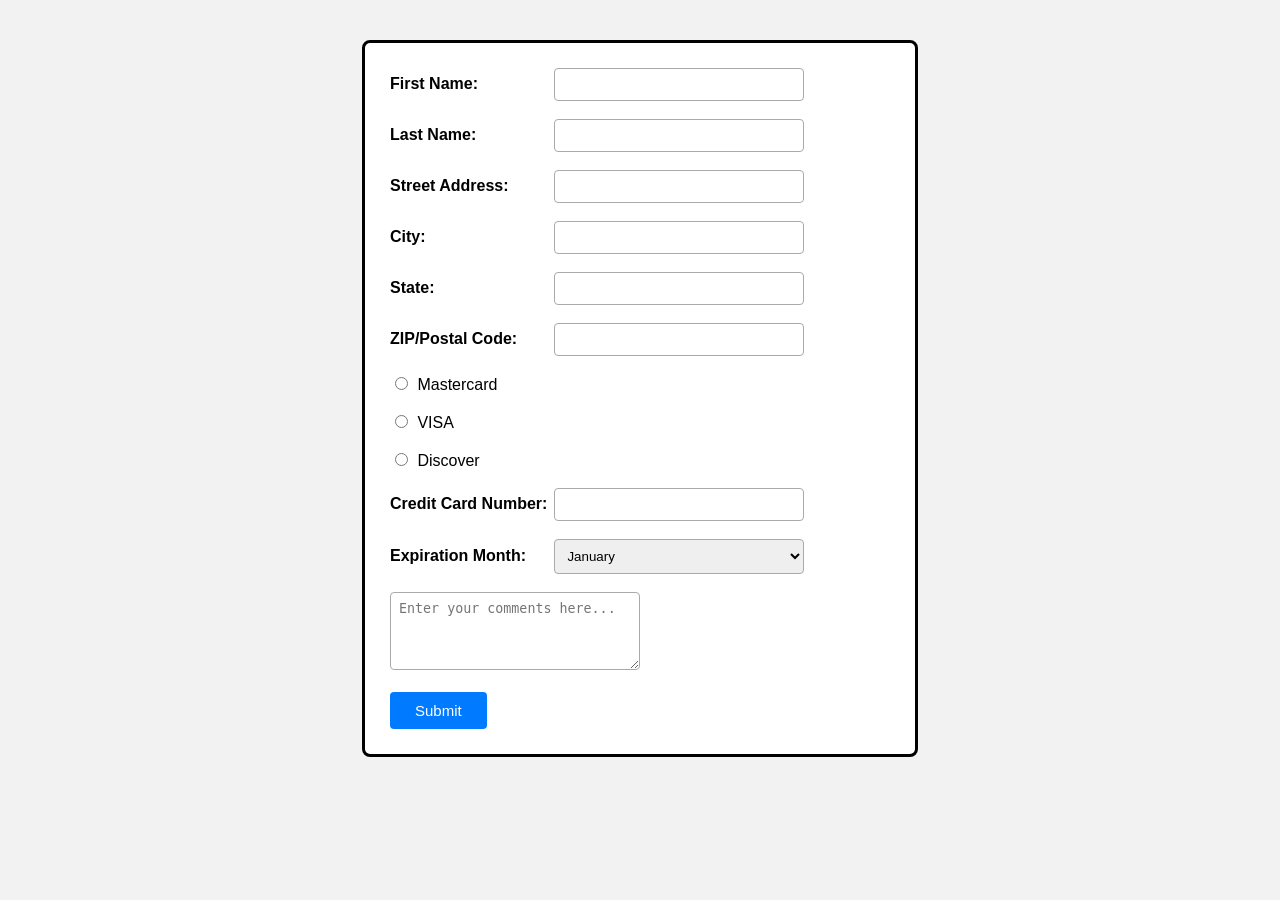
<file: lab5/task1/index.html>
<!DOCTYPE html>
<html>
<head>
    <link rel="stylesheet" href="style.css">
    <title>Lab 5</title>
</head>

<body>

    <form>

        <label>First Name:</label>
        <input type="text" name="first_name">
        <br><br>

        <label>Last Name:</label>
        <input type="text" name="last_name">
        <br><br>

        <label>Street Address:</label>
        <input type="text" name="street_address">
        <br><br>

        <label>City:</label>
        <input type="text" name="city">
        <br><br>

        <label>State:</label>
        <input type="text" name="state">
        <br><br>

        <label>ZIP/Postal Code:</label>
        <input type="text" name="zip_code">
        <br><br>


        <input class="c1" type="radio" name="card_type" value="mastercard">
        Mastercard
        <br><br>

        <input class="c1" type="radio" name="card_type" value="visa">
        VISA
        <br><br>

        <input class="c1" type="radio" name="card_type" value="discover">
        Discover
        <br><br>


        <label>Credit Card Number:</label>
        <input type="text" name="credit_card_number">
        <br><br>


        <label>Expiration Month:</label>
        <select name="expiration_month" size="1">
            <option value="january">January</option>
            <option value="february">February</option>
            <option value="march">March</option>
            <option value="april">April</option>
            <option value="may">May</option>
            <option value="june">June</option>
            <option value="july">July</option>
            <option value="august">August</option>
            <option value="september">September</option>
            <option value="october">October</option>
            <option value="november">November</option>
            <option value="december">December</option>
        </select>

        <br><br>


        <textarea
            name="comments"
            rows="4"
            cols="30"
            placeholder="Enter your comments here..."
        ></textarea>

        <br><br>

        <button type="submit">Submit</button>

    </form>

</body>
</html>
</file>
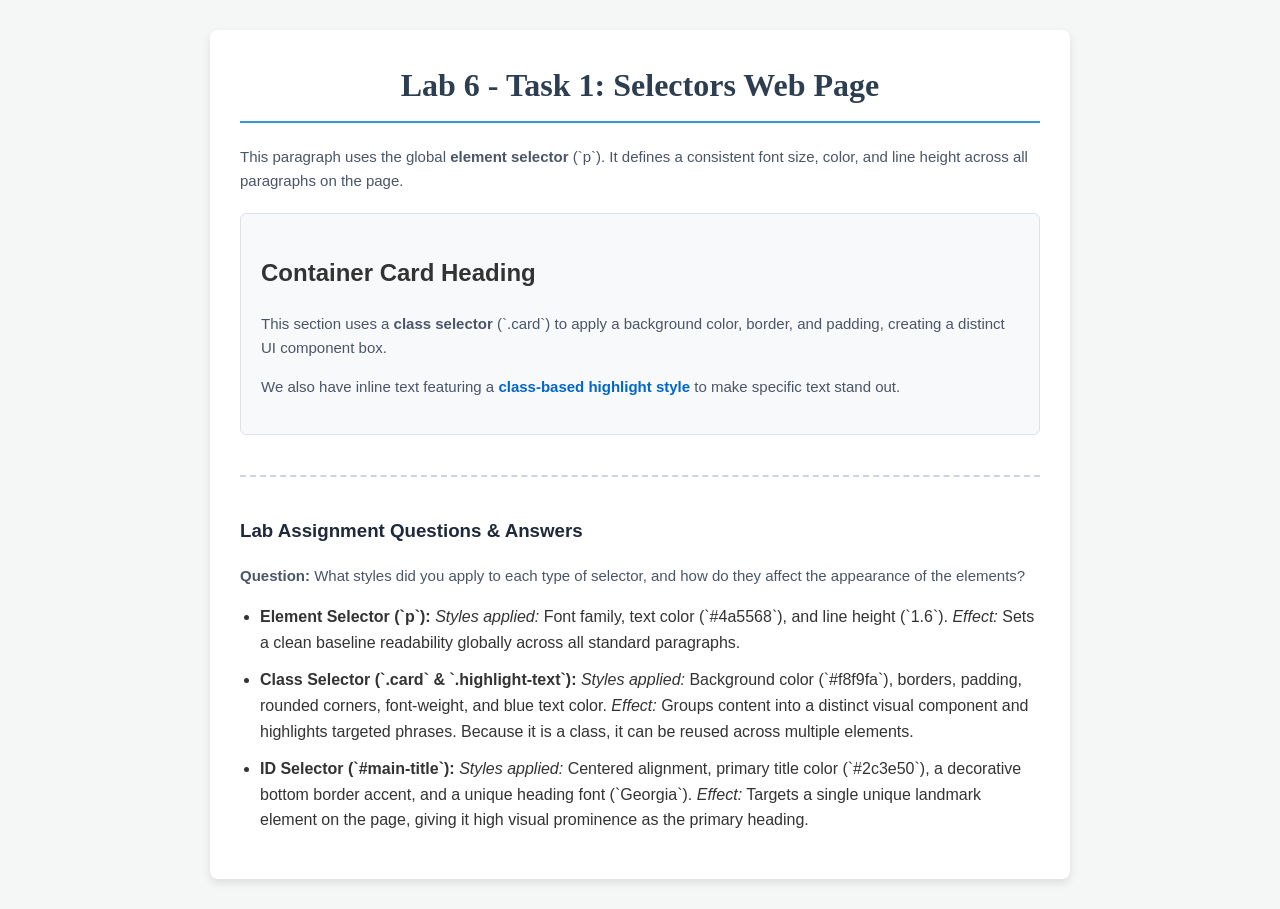
<file: lab6/task1.html>
<!DOCTYPE html>
<html lang="en">
<head>
    <meta charset="UTF-8">
    <title>Lab 6 - Task 1</title>
    <style>
        body {
            font-family: Arial, sans-serif;
            background-color: #f4f7f6;
            color: #333333;
            line-height: 1.6;
            margin: 0;
            padding: 30px;
        }

        .container {
            max-width: 800px;
            margin: 0 auto;
            background-color: #ffffff;
            padding: 30px;
            border-radius: 8px;
            box-shadow: 0 4px 8px rgba(0,0,0,0.1);
        }

        #main-title {
            color: #2c3e50;
            text-align: center;
            border-bottom: 2px solid #3498db;
            padding-bottom: 10px;
            font-family: 'Georgia', serif;
            margin-top: 0;
        }

        p {
            font-size: 15px;
            color: #4a5568;
        }

        .card {
            background-color: #f8f9fa;
            border: 1px solid #dee2e6;
            padding: 20px;
            border-radius: 6px;
            margin: 20px 0;
        }

        .highlight-text {
            color: #0066cc;
            font-weight: bold;
        }

        .answers-section {
            margin-top: 40px;
            border-top: 2px dashed #cbd5e1;
            padding-top: 20px;
        }

        .answers-section h3 {
            color: #1e293b;
        }

        .answers-section ul {
            padding-left: 20px;
        }

        .answers-section li {
            margin-bottom: 12px;
        }
    </style>
</head>
<body>

    <div class="container">
        <h1 id="main-title">Lab 6 - Task 1: Selectors Web Page</h1>

        <p>This paragraph uses the global <strong>element selector</strong> (`p`). It defines a consistent font size, color, and line height across all paragraphs on the page.</p>

        <div class="card">
            <h2>Container Card Heading</h2>
            <p>This section uses a <strong>class selector</strong> (`.card`) to apply a background color, border, and padding, creating a distinct UI component box.</p>
            <p>We also have inline text featuring a <span class="highlight-text">class-based highlight style</span> to make specific text stand out.</p>
        </div>

        <div class="answers-section">
            <h3>Lab Assignment Questions & Answers</h3>
            
            <p><strong>Question:</strong> What styles did you apply to each type of selector, and how do they affect the appearance of the elements?</p>
            
            <ul>
                <li>
                    <strong>Element Selector (`p`):</strong> 
                    <em>Styles applied:</em> Font family, text color (`#4a5568`), and line height (`1.6`). 
                    <em>Effect:</em> Sets a clean baseline readability globally across all standard paragraphs.
                </li>
                <li>
                    <strong>Class Selector (`.card` & `.highlight-text`):</strong> 
                    <em>Styles applied:</em> Background color (`#f8f9fa`), borders, padding, rounded corners, font-weight, and blue text color. 
                    <em>Effect:</em> Groups content into a distinct visual component and highlights targeted phrases. Because it is a class, it can be reused across multiple elements.
                </li>
                <li>
                    <strong>ID Selector (`#main-title`):</strong> 
                    <em>Styles applied:</em> Centered alignment, primary title color (`#2c3e50`), a decorative bottom border accent, and a unique heading font (`Georgia`). 
                    <em>Effect:</em> Targets a single unique landmark element on the page, giving it high visual prominence as the primary heading.
                </li>
            </ul>
        </div>
    </div>

</body>
</html>
</file>
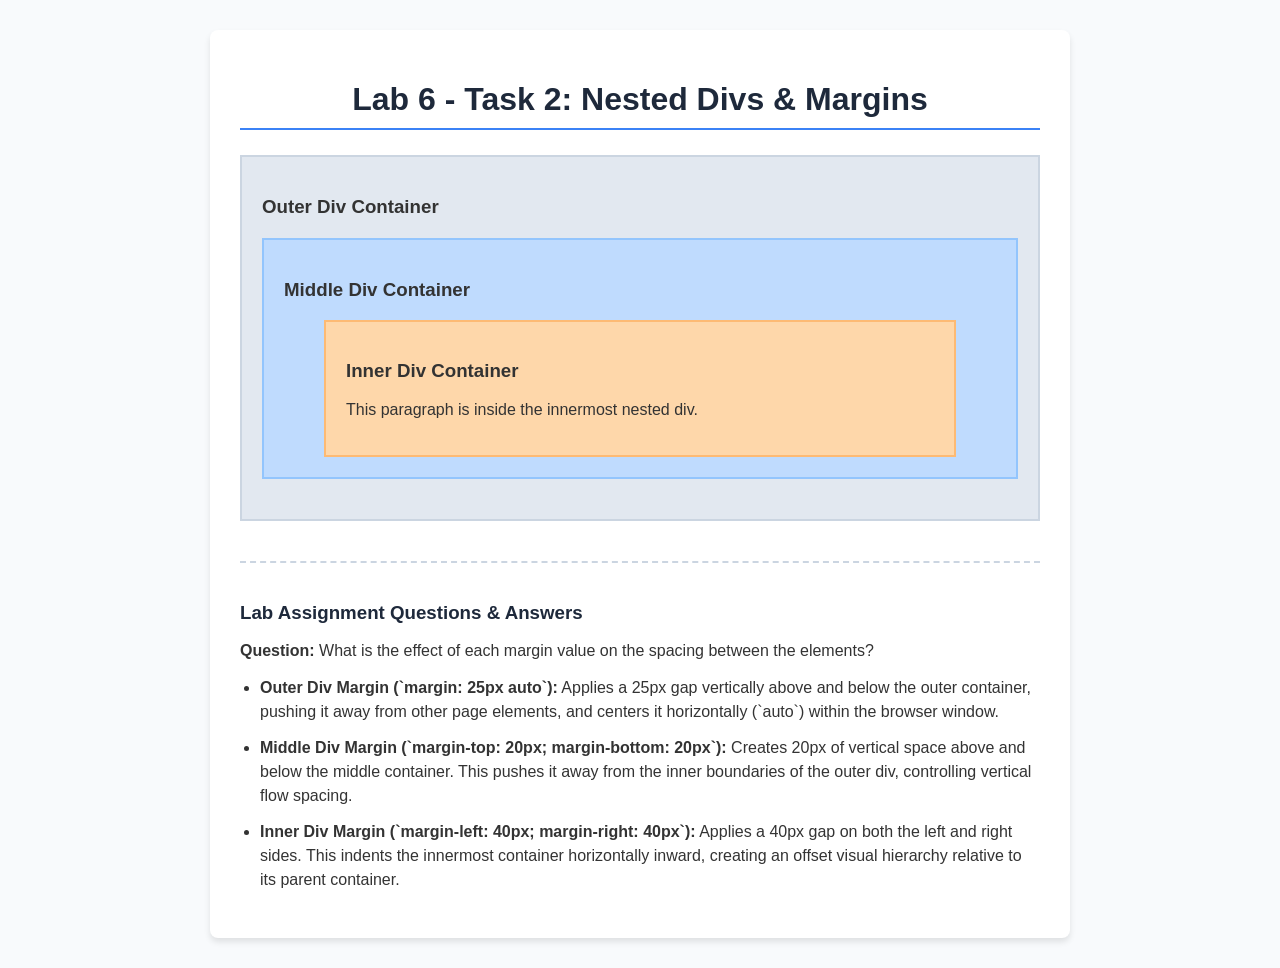
<file: lab6/task2.html>
<!DOCTYPE html>
<html lang="en">
<head>
    <meta charset="UTF-8">
    <title>Lab 6 - Task 2</title>
    <style>
        body {
            font-family: Arial, sans-serif;
            background-color: #f8fafc;
            color: #333333;
            margin: 0;
            padding: 30px;
        }

        .container {
            max-width: 800px;
            margin: 0 auto;
            background-color: #ffffff;
            padding: 30px;
            border-radius: 8px;
            box-shadow: 0 4px 6px rgba(0,0,0,0.1);
        }

        h1 {
            color: #1e293b;
            text-align: center;
            border-bottom: 2px solid #3b82f6;
            padding-bottom: 10px;
        }

        .outer-div {
            background-color: #e2e8f0;
            border: 2px solid #cbd5e1;
            padding: 20px;
            margin: 25px auto;
        }

        .middle-div {
            background-color: #bfdbfe;
            border: 2px solid #93c5fd;
            padding: 20px;
            margin-top: 20px;
            margin-bottom: 20px;
        }

        .inner-div {
            background-color: #fed7aa;
            border: 2px solid #fdba74;
            padding: 20px;
            margin-left: 40px;
            margin-right: 40px;
        }

        .answers-section {
            margin-top: 40px;
            border-top: 2px dashed #cbd5e1;
            padding-top: 20px;
        }

        .answers-section h3 {
            color: #1e293b;
        }

        .answers-section ul {
            padding-left: 20px;
        }

        .answers-section li {
            margin-bottom: 12px;
            line-height: 1.5;
        }
    </style>
</head>
<body>

    <div class="container">
        <h1>Lab 6 - Task 2: Nested Divs & Margins</h1>

        <div class="outer-div">
            <h3>Outer Div Container</h3>
            <div class="middle-div">
                <h3>Middle Div Container</h3>
                <div class="inner-div">
                    <h3>Inner Div Container</h3>
                    <p>This paragraph is inside the innermost nested div.</p>
                </div>
            </div>
        </div>

        <div class="answers-section">
            <h3>Lab Assignment Questions & Answers</h3>
            
            <p><strong>Question:</strong> What is the effect of each margin value on the spacing between the elements?</p>
            
            <ul>
                <li>
                    <strong>Outer Div Margin (`margin: 25px auto`):</strong> 
                    Applies a 25px gap vertically above and below the outer container, pushing it away from other page elements, and centers it horizontally (`auto`) within the browser window.
                </li>
                <li>
                    <strong>Middle Div Margin (`margin-top: 20px; margin-bottom: 20px`):</strong> 
                    Creates 20px of vertical space above and below the middle container. This pushes it away from the inner boundaries of the outer div, controlling vertical flow spacing.
                </li>
                <li>
                    <strong>Inner Div Margin (`margin-left: 40px; margin-right: 40px`):</strong> 
                    Applies a 40px gap on both the left and right sides. This indents the innermost container horizontally inward, creating an offset visual hierarchy relative to its parent container.
                </li>
            </ul>
        </div>
    </div>

</body>
</html>
</file>
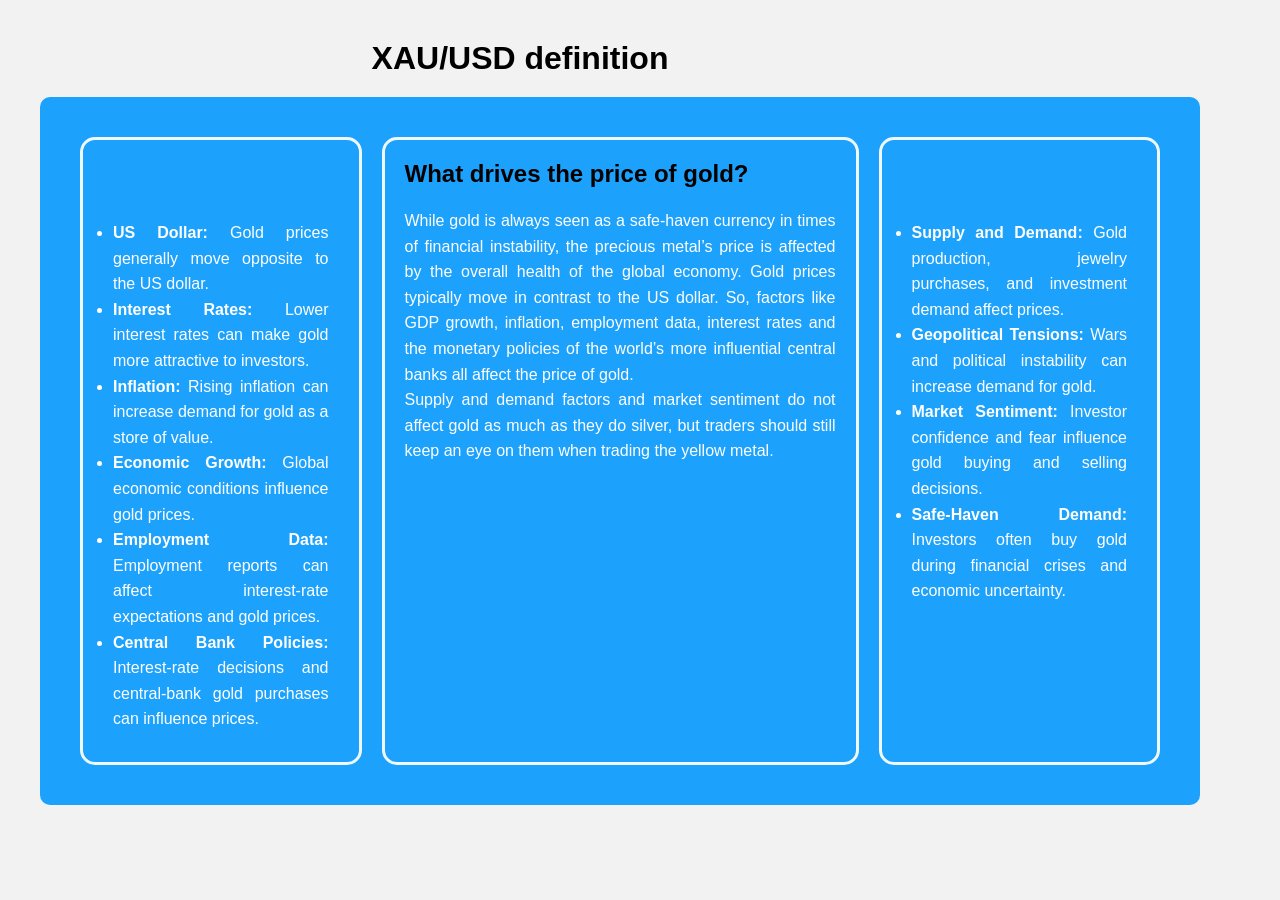
<file: lab5/task2/home.html>
<!DOCTYPE html>
<html lang="en">
<head>
    <meta charset="UTF-8">
    <meta name="viewport" content="width=device-width, initial-scale=1.0">
    <title>lab 6</title>
    <link rel="stylesheet" href="lab6.css">
</head>
<body>
    <header>
        <h1>XAU/USD definition</h1>
    </header>


    <section>
        <div id="div1">
         <ul>
    <li><strong>US Dollar:</strong> Gold prices generally move opposite to the US dollar.</li>

    <li><strong>Interest Rates:</strong> Lower interest rates can make gold more attractive to investors.</li>

    <li><strong>Inflation:</strong> Rising inflation can increase demand for gold as a store of value.</li>

    <li><strong>Economic Growth:</strong> Global economic conditions influence gold prices.</li>

    <li><strong>Employment Data:</strong> Employment reports can affect interest-rate expectations and gold prices.</li>

    <li><strong>Central Bank Policies:</strong> Interest-rate decisions and central-bank gold purchases can influence prices.</li>
</ul>


        </div>
        <div id="div2">
            <h2>What drives the price of gold?</h2>
        <p>While gold is always seen as a safe-haven currency in times of financial instability, the precious metal’s price is affected by the overall health of the global economy. Gold prices typically move in contrast to the US dollar. So, factors like GDP growth, inflation, employment data, interest rates and the monetary policies of the world’s more influential central banks all affect the price of gold.</p>
<p>
Supply and demand factors and market sentiment do not affect gold as much as they do silver, but traders should still keep an eye on them when trading the yellow metal.</p>
        </div>
        
<div id="div3">
    <ul>
     <li><strong>Supply and Demand:</strong> Gold production, jewelry purchases, and investment demand affect prices.</li>

    <li><strong>Geopolitical Tensions:</strong> Wars and political instability can increase demand for gold.</li>

    <li><strong>Market Sentiment:</strong> Investor confidence and fear influence gold buying and selling decisions.</li>

    <li><strong>Safe-Haven Demand:</strong> Investors often buy gold during financial crises and economic uncertainty.</li>
</ul>
</div>
        



</section>

</body>
</html>
</file>
<file: lab5/task1/style.css>
body {
    font-family: Arial, sans-serif;
    background-color: #f2f2f2;
    margin: 0;
    padding: 40px;
    
}

form {
    width: 500px;
    margin: auto;
    padding: 25px;
    background-color: white;
    border: 3px solid #000000;
    z-index: 10px;
    border-radius: 8px;
}
form:hover {
   
    box-shadow: 0 0 40px 30px rgba(0, 0, 0, 0.1);
    
}

label {
    display: inline-block;
    width: 160px;
    font-weight: bold;
    margin-bottom: 8px;
}

input[type="text"],
select,
textarea {
    width: 250px;
    padding: 8px;
    border: 1px solid #aaa;
    border-radius: 4px;
    box-sizing: border-box;
}

input[type="text"]:focus,
select:focus,
textarea:focus {
    border-color: #007bff;
    outline: none;
}

.c1 {
    margin-right: 5px;
}

textarea {
    width: 250px;
    resize: vertical;
}

button {
    padding: 10px 25px;
    background-color: #007bff;
    color: white;
    border: none;
    border-radius: 4px;
    cursor: pointer;
    font-size: 15px;
}

button:hover {
    background-color: #0056b3;
}
</file>
<file: lab5/task2/lab6.css>
*{
margin: 0;
padding: 0; 


}
body {
    font-family: Arial, sans-serif;
    background-color: #f2f2f2;
    margin: 0;
    padding: 40px;
    align-items: center;
    JUSTIFY-CONTENT: center;
}

section{
    margin: 10px 0;
    background-color: #1ca2fc;
    border-radius: 10px;
    padding: 40px;
    display: flex;
    width: 90%;
    
}
#div1{
    width: 25%;
 
    padding: 80px 30px 30px 30px;
    color: white;
    border-style: solid;
    border-radius: 15px;
    border-color: aliceblue;
}
#div2{
    width: 50%;
    padding: 20px;
    color: white;
    border-style: solid;
    margin: 0 20px;
    border-radius: 15px;
    border-color: aliceblue;
}
#div3{
    
    width: 25%;
    padding: 80px 30px 30px 30px;
    color: white;
    border-style: solid;
    border-radius: 15px;
    border-color: aliceblue;
}
h1{
    width: 80%;
    text-align: center;
    margin-bottom: 20px;
    color: rgb(0, 0, 0);
}

h2{
    
    margin-bottom: 20px;
    color:  rgb(0, 0, 0);
}

p,ul{
    
    line-height: 1.6;
    text-align: justify;
}
</file>
